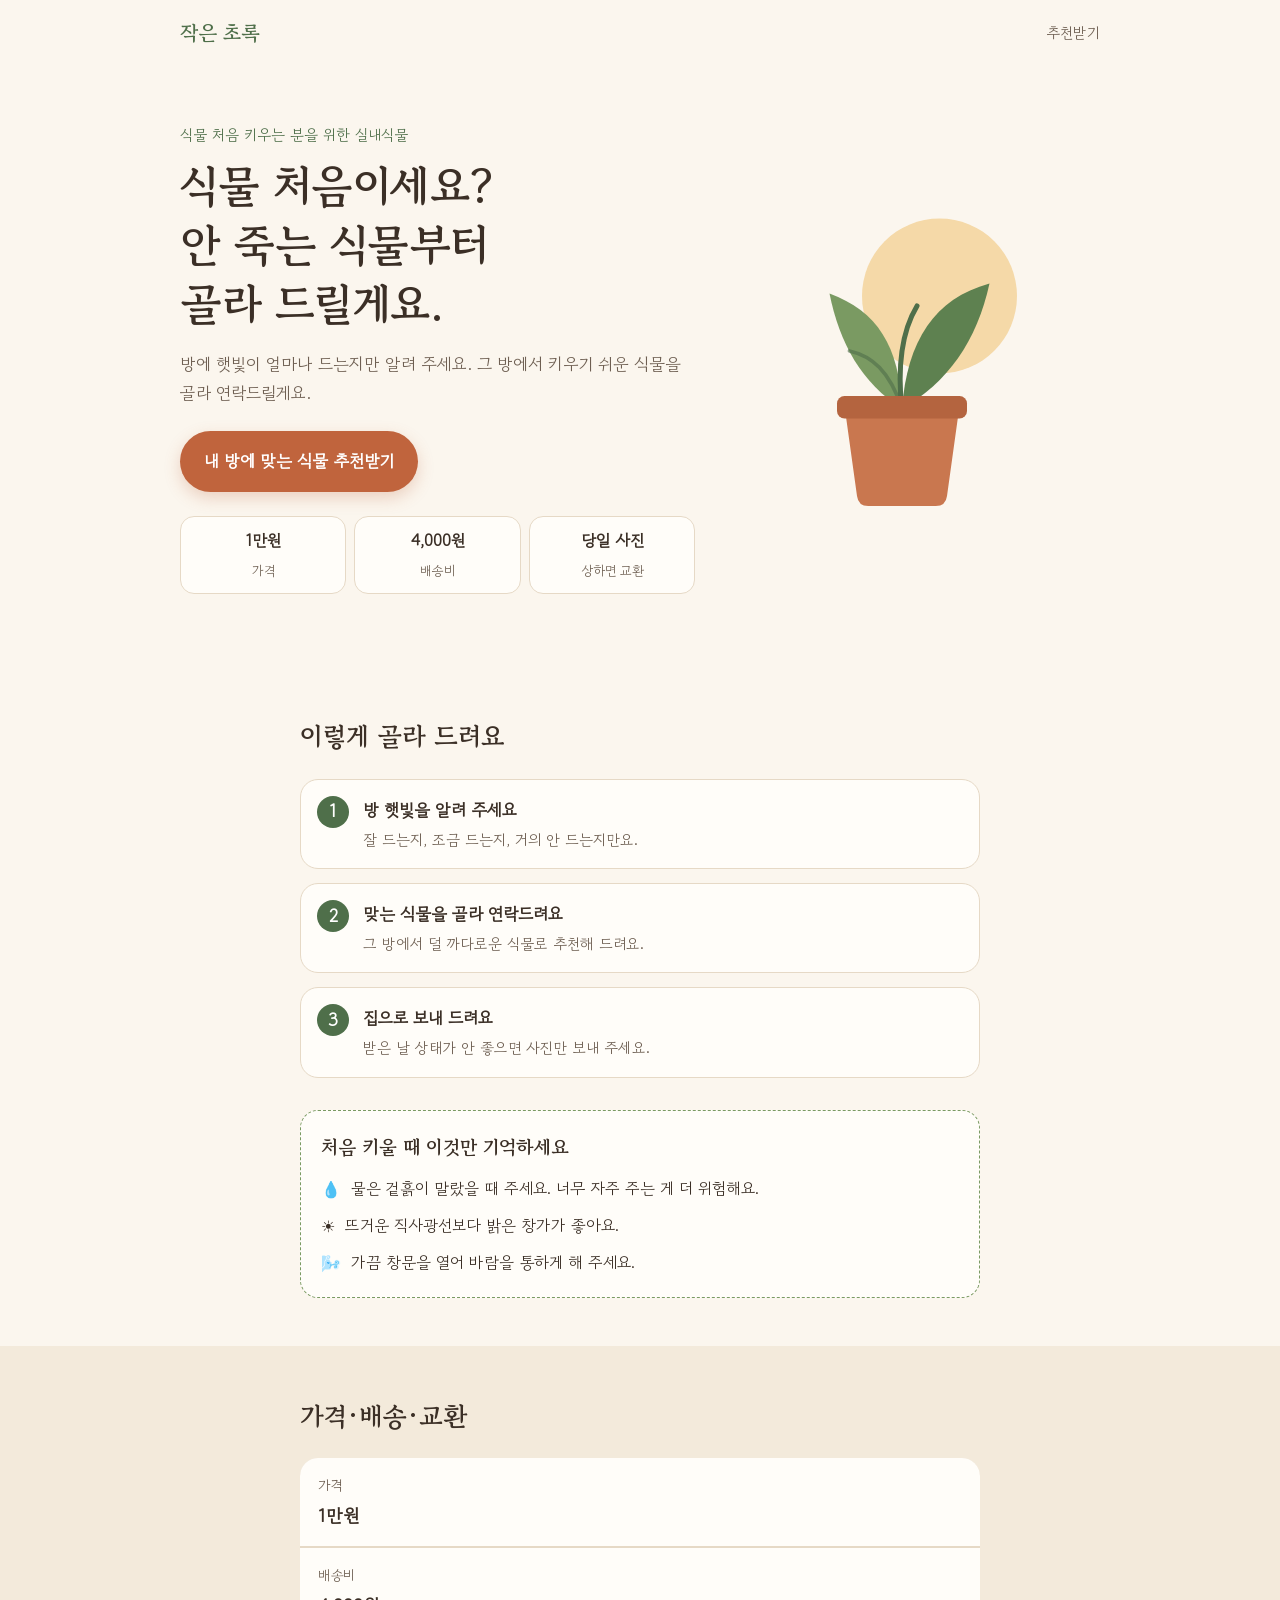
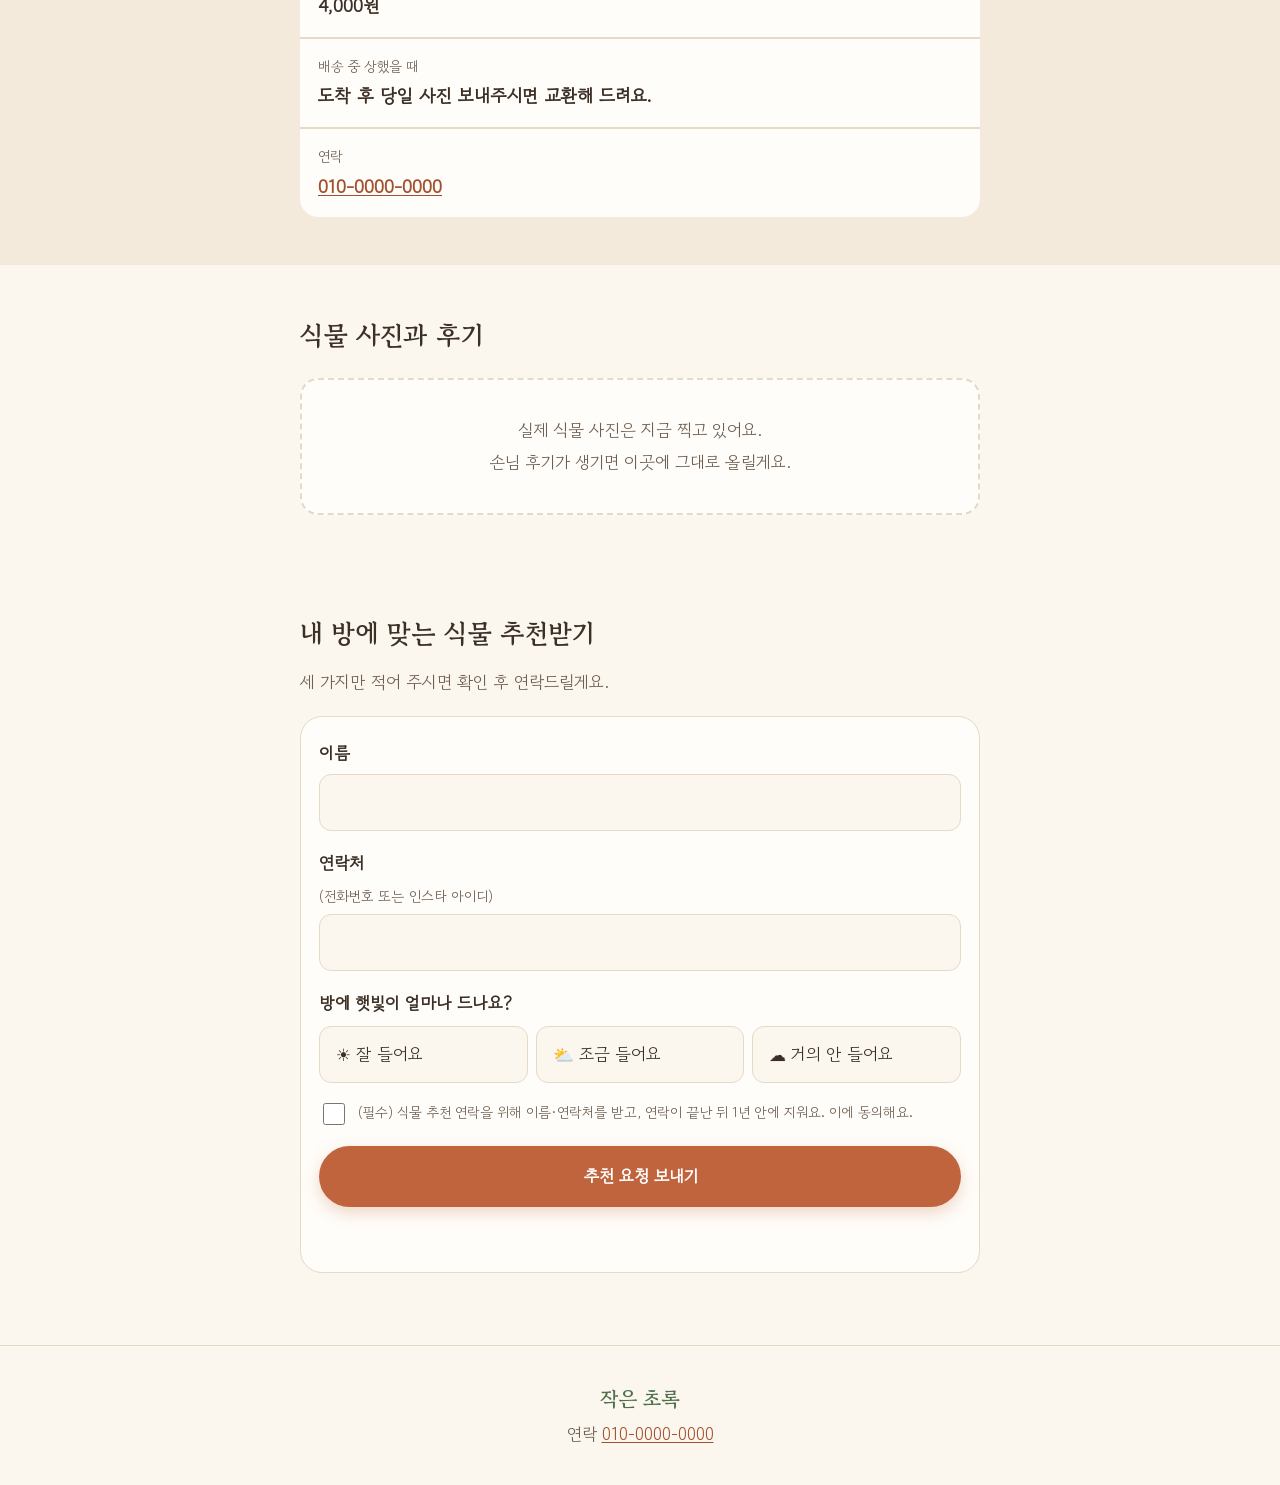
<file: index.html>
<!doctype html>
<html lang="ko">
<head>
  <meta charset="utf-8">
  <meta name="viewport" content="width=device-width, initial-scale=1">
  <title>작은 초록 — 식물 처음이세요?</title>
  <meta name="description" content="식물을 처음 키우는 분께, 방에 드는 햇빛에 맞는 키우기 쉬운 실내식물을 골라 보내 드려요.">
  <link rel="preconnect" href="https://fonts.googleapis.com">
  <link rel="preconnect" href="https://fonts.gstatic.com" crossorigin>
  <link href="https://fonts.googleapis.com/css2?family=Gowun+Batang:wght@400;700&family=Gowun+Dodum&display=swap" rel="stylesheet">
  <link rel="stylesheet" href="style.css">
</head>
<body>
  <header class="top">
    <a class="logo" href="#">작은 초록</a>
    <a class="top-link" href="#ask">추천받기</a>
  </header>

  <main>
    <!-- 1. 첫 화면 -->
    <section class="hero">
      <div class="hero-text">
        <p class="eyebrow">식물 처음 키우는 분을 위한 실내식물</p>
        <h1>식물 처음이세요?<br>안 죽는 식물부터<br>골라 드릴게요.</h1>
        <p class="lead">방에 햇빛이 얼마나 드는지만 알려 주세요. 그 방에서 키우기 쉬운 식물을 골라 연락드릴게요.</p>
        <a class="btn" href="#ask">내 방에 맞는 식물 추천받기</a>
        <ul class="facts">
          <li><b>1만원</b><span>가격</span></li>
          <li><b>4,000원</b><span>배송비</span></li>
          <li><b>당일 사진</b><span>상하면 교환</span></li>
        </ul>
      </div>
      <svg class="hero-art" viewBox="0 0 240 260" aria-hidden="true">
        <circle cx="150" cy="80" r="62" fill="var(--sun)"/>
        <path d="M120 170 C118 120 100 92 62 78 C70 118 88 150 120 170Z" fill="var(--leaf)"/>
        <path d="M120 170 C124 116 146 82 190 70 C180 116 156 150 120 170Z" fill="var(--leaf-2)"/>
        <path d="M120 172 C116 136 120 108 132 88" stroke="var(--stem)" stroke-width="4" fill="none" stroke-linecap="round"/>
        <path d="M120 170 C110 140 96 128 78 124" stroke="var(--stem)" stroke-width="3" fill="none" stroke-linecap="round" opacity=".6"/>
        <path d="M74 168 H166 L156 240 Q155 248 147 248 H93 Q85 248 84 240 Z" fill="var(--pot)"/>
        <rect x="68" y="160" width="104" height="18" rx="6" fill="var(--pot-rim)"/>
      </svg>
    </section>

    <!-- 2. 초보도 안 죽게 -->
    <section class="section" id="how">
      <h2>이렇게 골라 드려요</h2>
      <ol class="steps">
        <li><span class="num">1</span><div><b>방 햇빛을 알려 주세요</b><p>잘 드는지, 조금 드는지, 거의 안 드는지만요.</p></div></li>
        <li><span class="num">2</span><div><b>맞는 식물을 골라 연락드려요</b><p>그 방에서 덜 까다로운 식물로 추천해 드려요.</p></div></li>
        <li><span class="num">3</span><div><b>집으로 보내 드려요</b><p>받은 날 상태가 안 좋으면 사진만 보내 주세요.</p></div></li>
      </ol>

      <div class="care">
        <h3>처음 키울 때 이것만 기억하세요</h3>
        <ul>
          <li><span>💧</span>물은 겉흙이 말랐을 때 주세요. 너무 자주 주는 게 더 위험해요.</li>
          <li><span>☀️</span>뜨거운 직사광선보다 밝은 창가가 좋아요.</li>
          <li><span>🌬️</span>가끔 창문을 열어 바람을 통하게 해 주세요.</li>
        </ul>
      </div>
    </section>

    <!-- 3. 가격·배송·교환 -->
    <section class="section soft" id="price">
      <h2>가격·배송·교환</h2>
      <dl class="info">
        <div><dt>가격</dt><dd>1만원</dd></div>
        <div><dt>배송비</dt><dd>4,000원</dd></div>
        <div><dt>배송 중 상했을 때</dt><dd>도착 후 당일 사진 보내주시면 교환해 드려요.</dd></div>
        <div><dt>연락</dt><dd><a href="tel:01000000000">010-0000-0000</a></dd></div>
      </dl>
    </section>

    <!-- 4. 사진·후기 자리 (실제 사진·후기가 생기면 채운다) -->
    <section class="section" id="reviews">
      <h2>식물 사진과 후기</h2>
      <div class="placeholder">
        <p>실제 식물 사진은 지금 찍고 있어요.</p>
        <p>손님 후기가 생기면 이곳에 그대로 올릴게요.</p>
      </div>
    </section>

    <!-- 5. 문의 폼 -->
    <section class="section ask" id="ask">
      <h2>내 방에 맞는 식물 추천받기</h2>
      <p class="sub">세 가지만 적어 주시면 확인 후 연락드릴게요.</p>
      <form id="form" novalidate>
        <label>이름
          <input name="name" autocomplete="name" maxlength="50" required>
        </label>
        <label>연락처 <small>(전화번호 또는 인스타 아이디)</small>
          <input name="contact" autocomplete="tel" maxlength="100" required>
        </label>
        <fieldset>
          <legend>방에 햇빛이 얼마나 드나요?</legend>
          <div class="choices">
            <label class="choice"><input type="radio" name="sun" value="잘 들어요" required><span>☀️ 잘 들어요</span></label>
            <label class="choice"><input type="radio" name="sun" value="조금 들어요"><span>⛅ 조금 들어요</span></label>
            <label class="choice"><input type="radio" name="sun" value="거의 안 들어요"><span>☁️ 거의 안 들어요</span></label>
          </div>
        </fieldset>
        <input class="trap" name="website" tabindex="-1" autocomplete="off" aria-hidden="true">
        <label class="agree">
          <input type="checkbox" name="consent" required>
          <span>(필수) 식물 추천 연락을 위해 이름·연락처를 받고, 연락이 끝난 뒤 1년 안에 지워요. 이에 동의해요.</span>
        </label>
        <button class="btn wide" type="submit">추천 요청 보내기</button>
        <p class="msg" id="msg" role="status"></p>
      </form>
    </section>
  </main>

  <footer class="foot">
    <p class="logo">작은 초록</p>
    <p>연락 <a href="tel:01000000000">010-0000-0000</a></p>
  </footer>

  <a class="sticky hide" id="sticky" href="#ask">내 방에 맞는 식물 추천받기</a>

  <script>
    const form = document.getElementById('form');
    const msg = document.getElementById('msg');
    form.addEventListener('submit', async (e) => {
      e.preventDefault();
      const f = form.elements;
      const sun = form.querySelector('input[name="sun"]:checked');
      msg.className = 'msg';
      if (!f.name.value.trim() || !f.contact.value.trim()) { msg.textContent = '이름과 연락처를 적어 주세요'; msg.classList.add('err'); return; }
      if (!sun) { msg.textContent = '방에 드는 햇빛을 골라 주세요'; msg.classList.add('err'); return; }
      if (!f.consent.checked) { msg.textContent = '개인정보 수집·이용에 동의해 주세요'; msg.classList.add('err'); return; }
      const btn = form.querySelector('button');
      btn.disabled = true; btn.textContent = '보내는 중…';
      try {
        const r = await fetch('/api/inquiry', {
          method: 'POST',
          headers: { 'Content-Type': 'application/json' },
          body: JSON.stringify({
            name: f.name.value, contact: f.contact.value,
            message: '방 햇빛: ' + sun.value,
            consent: f.consent.checked, website: f.website.value,
          }),
        });
        const d = await r.json().catch(() => ({}));
        if (!r.ok) throw new Error(d.error || '보내지 못했어요. 잠시 뒤 다시 시도해 주세요.');
        form.reset();
        msg.textContent = '문의가 접수됐어요. 확인 후 연락드릴게요.';
        msg.classList.add('ok');
      } catch (err) {
        msg.textContent = err.message.includes('fetch') ? '보내지 못했어요. 잠시 뒤 다시 시도해 주세요.' : err.message;
        msg.classList.add('err');
      } finally {
        btn.disabled = false; btn.textContent = '추천 요청 보내기';
      }
    });

    // 첫 화면 버튼이나 폼이 보일 때는 아래 고정 버튼을 숨긴다
    const sticky = document.getElementById('sticky');
    const seen = new Map();
    const io = new IntersectionObserver((entries) => {
      for (const en of entries) seen.set(en.target, en.isIntersecting);
      sticky.classList.toggle('hide', [...seen.values()].some(Boolean));
    }, { threshold: 0.1 });
    io.observe(document.querySelector('.hero .btn'));
    io.observe(document.getElementById('ask'));
  </script>
</body>
</html>
</file>
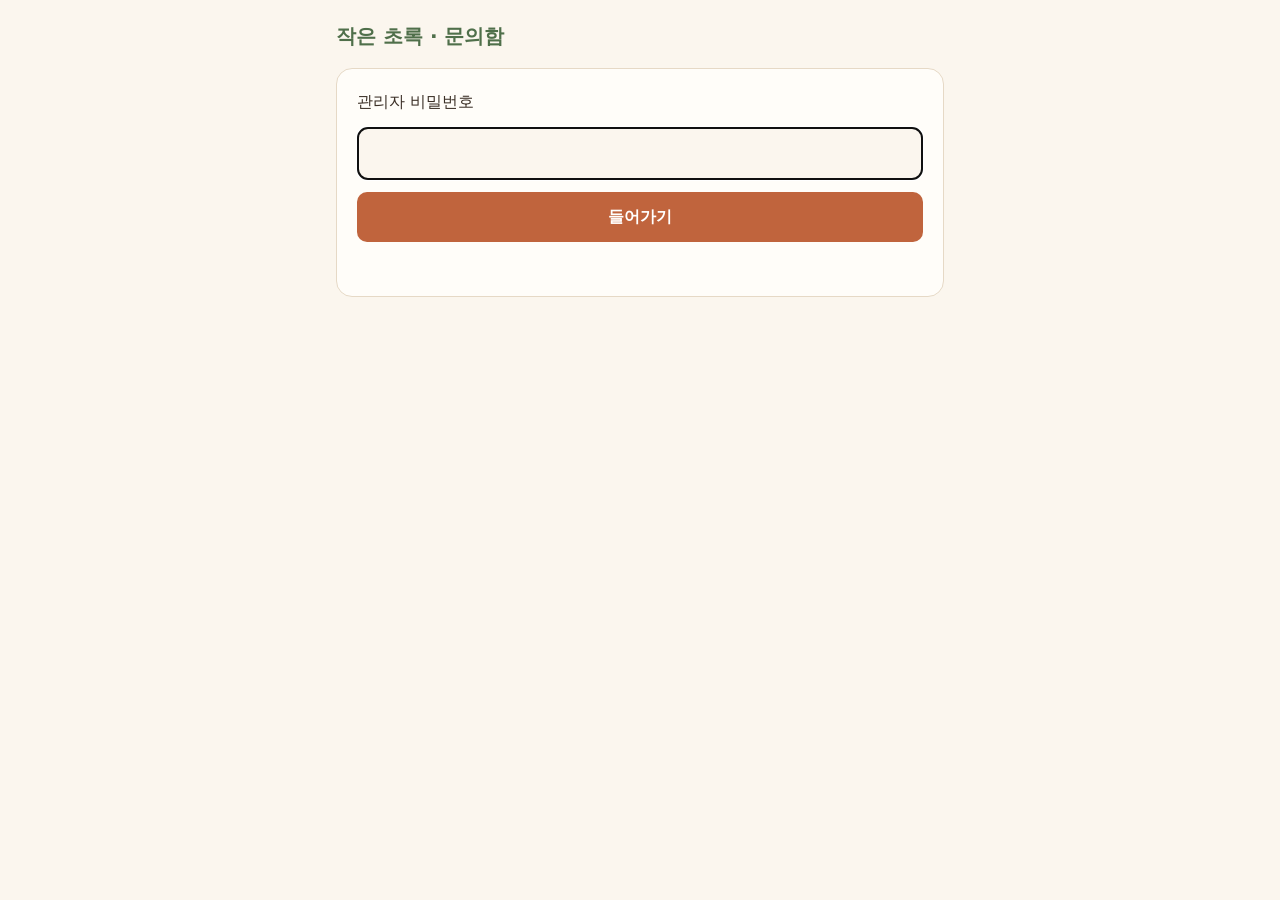
<file: admin/index.html>
<!doctype html>
<html lang="ko">
<head>
  <meta charset="utf-8">
  <meta name="viewport" content="width=device-width, initial-scale=1">
  <meta name="robots" content="noindex, nofollow">
  <title>문의함 — 작은 초록</title>
  <style>
    [hidden] { display: none !important; }
    :root { --bg: #fbf6ee; --paper: #fffdf9; --ink: #3b2f26; --ink-2: #6e5f52; --line: #e6d9c6; --accent: #c0643d; --green: #4f6f4a; --err: #b23b2a; }
    * { box-sizing: border-box; }
    body { margin: 0; background: var(--bg); color: var(--ink); font-family: system-ui, 'Malgun Gothic', sans-serif; font-size: 16px; line-height: 1.6; }
    main { max-width: 640px; margin: 0 auto; padding: 20px 16px 48px; }
    h1 { font-size: 20px; margin: 0 0 16px; color: var(--green); }
    .login { display: grid; gap: 12px; background: var(--paper); border: 1px solid var(--line); border-radius: 16px; padding: 20px; }
    input { font: inherit; padding: 13px 14px; border: 1px solid var(--line); border-radius: 10px; background: var(--bg); }
    button { font: inherit; border: 0; border-radius: 10px; padding: 12px 14px; cursor: pointer; min-height: 44px; }
    .primary { background: var(--accent); color: #fff; font-weight: 700; }
    .err { color: var(--err); margin: 0; min-height: 1.4em; }
    .count { background: var(--paper); border: 1px solid var(--line); border-radius: 16px; padding: 16px 20px; margin-bottom: 16px; display: flex; justify-content: space-between; align-items: center; }
    .count b { font-size: 36px; color: var(--accent); line-height: 1; }
    .bar { display: flex; gap: 8px; margin-bottom: 12px; }
    .bar button { background: var(--paper); border: 1px solid var(--line); }
    .list { display: grid; gap: 12px; }
    .card { background: var(--paper); border: 1px solid var(--line); border-radius: 16px; padding: 16px; }
    .card.new { border-left: 5px solid var(--accent); }
    .meta { color: var(--ink-2); font-size: 14px; }
    .name { font-weight: 700; font-size: 18px; }
    .contact { background: none; padding: 0; min-height: 0; color: var(--green); text-decoration: underline; font-size: 17px; }
    .msg { margin: 6px 0 12px; }
    .status { display: grid; grid-template-columns: repeat(3, 1fr); gap: 6px; }
    .status button { background: var(--bg); border: 1px solid var(--line); }
    .status button.on { background: var(--green); color: #fff; border-color: var(--green); font-weight: 700; }
    .empty { text-align: center; color: var(--ink-2); padding: 32px 0; }
  </style>
</head>
<body>
  <main>
    <h1>작은 초록 · 문의함</h1>

    <form class="login" id="login">
      <label for="pw">관리자 비밀번호</label>
      <input id="pw" type="password" autocomplete="current-password" required>
      <button class="primary" type="submit">들어가기</button>
      <p class="err" id="loginErr" role="alert"></p>
    </form>

    <section id="box" hidden>
      <div class="count"><span>새 문의</span><b id="newCount">0</b></div>
      <div class="bar">
        <button id="reload" type="button">새로고침</button>
        <button id="logout" type="button">나가기</button>
      </div>
      <p class="err" id="boxErr" role="alert"></p>
      <div class="list" id="list"></div>
    </section>
  </main>

  <script>
    const STATUSES = ['새 문의', '연락함', '완료'];
    const $ = (id) => document.getElementById(id);
    const KEY = 'admin-pw';
    const getPw = () => sessionStorage.getItem(KEY) || '';

    async function api(method, body) {
      const r = await fetch('/api/admin', {
        method,
        headers: { 'x-admin-password': getPw(), ...(body ? { 'Content-Type': 'application/json' } : {}) },
        body: body ? JSON.stringify(body) : undefined,
      });
      const d = await r.json().catch(() => ({}));
      if (r.status === 401) { showLogin('비밀번호가 맞지 않아요.'); throw new Error(''); }
      if (!r.ok) throw new Error(d.error || '불러오지 못했어요.');
      return d;
    }

    function showLogin(err) {
      sessionStorage.removeItem(KEY);
      $('box').hidden = true; $('login').hidden = false;
      $('loginErr').textContent = err || '';
      $('pw').value = ''; $('pw').focus();
    }

    const fmt = (s) => new Date(s).toLocaleString('ko-KR', { month: 'numeric', day: 'numeric', hour: '2-digit', minute: '2-digit' });

    function render(rows) {
      $('newCount').textContent = rows.filter((r) => r.status === '새 문의').length;
      const list = $('list'); list.textContent = '';
      if (!rows.length) { list.innerHTML = '<p class="empty">아직 들어온 문의가 없어요.</p>'; return; }
      for (const row of rows) {
        const c = document.createElement('article');
        c.className = 'card' + (row.status === '새 문의' ? ' new' : '');
        const meta = document.createElement('div'); meta.className = 'meta'; meta.textContent = fmt(row.created_at);
        const name = document.createElement('div'); name.className = 'name'; name.textContent = row.name;
        const contact = document.createElement('button'); contact.className = 'contact'; contact.type = 'button';
        contact.textContent = row.contact; contact.title = '눌러서 복사';
        contact.onclick = async () => {
          try { await navigator.clipboard.writeText(row.contact); contact.textContent = row.contact + ' (복사됨)'; setTimeout(() => contact.textContent = row.contact, 1500); }
          catch { const s = getSelection(); const rg = document.createRange(); rg.selectNodeContents(contact); s.removeAllRanges(); s.addRange(rg); }
        };
        const msg = document.createElement('p'); msg.className = 'msg'; msg.textContent = row.message || '';
        const st = document.createElement('div'); st.className = 'status';
        for (const s of STATUSES) {
          const b = document.createElement('button'); b.type = 'button'; b.textContent = s;
          if (row.status === s) b.className = 'on';
          b.onclick = async () => {
            try { await api('PATCH', { id: row.id, status: s }); load(); }
            catch (e) { if (e.message) $('boxErr').textContent = e.message; }
          };
          st.append(b);
        }
        c.append(meta, name, contact, msg, st);
        list.append(c);
      }
    }

    async function load() {
      $('boxErr').textContent = '';
      try {
        const d = await api('GET');
        $('login').hidden = true; $('box').hidden = false;
        render(d.rows || []);
      } catch (e) {
        if (e.message) { if ($('box').hidden) $('loginErr').textContent = e.message; else $('boxErr').textContent = e.message; }
      }
    }

    $('login').addEventListener('submit', (e) => {
      e.preventDefault();
      sessionStorage.setItem(KEY, $('pw').value);
      load();
    });
    $('reload').onclick = load;
    $('logout').onclick = () => showLogin('');
    if (getPw()) load(); else $('pw').focus();
  </script>
</body>
</html>
</file>
<file: style.css>
:root {
  --bg: #fbf6ee;
  --paper: #fffdf9;
  --soft: #f3eadb;
  --ink: #3b2f26;
  --ink-2: #6e5f52;
  --line: #e6d9c6;
  --accent: #c0643d;
  --accent-dark: #a2502d;
  --green: #4f6f4a;
  --sun: #f5d9a8;
  --leaf: #7a9a62;
  --leaf-2: #5e8150;
  --stem: #4f6f4a;
  --pot: #c9774f;
  --pot-rim: #b4643f;
  --ok: #3f6b3a;
  --err: #b23b2a;
}

* { box-sizing: border-box; }
html { scroll-behavior: smooth; }
body {
  margin: 0;
  background: var(--bg);
  color: var(--ink);
  font-family: 'Gowun Dodum', system-ui, sans-serif;
  font-size: 17px;
  line-height: 1.7;
  word-break: keep-all;
}
h1, h2, h3, .logo { font-family: 'Gowun Batang', serif; }
a { color: var(--accent-dark); }

.top {
  display: flex; justify-content: space-between; align-items: center;
  max-width: 960px; margin: 0 auto; padding: 16px 20px;
}
.logo { font-size: 20px; font-weight: 700; color: var(--green); text-decoration: none; margin: 0; }
.top-link { color: var(--ink-2); text-decoration: none; font-size: 15px; }

.hero {
  max-width: 960px; margin: 0 auto; padding: 24px 20px 48px;
  display: grid; gap: 8px; align-items: center;
}
.eyebrow { color: var(--green); font-size: 15px; margin: 0 0 8px; }
h1 { font-size: 34px; line-height: 1.35; margin: 0 0 16px; letter-spacing: -0.5px; }
.lead { color: var(--ink-2); margin: 0 0 24px; }
.hero-art { width: 200px; justify-self: center; order: -1; }

.btn {
  display: inline-block; background: var(--accent); color: #fff;
  font: inherit; font-weight: 700; font-size: 17px;
  padding: 16px 24px; border: 0; border-radius: 999px;
  text-decoration: none; cursor: pointer;
  box-shadow: 0 6px 16px rgba(192, 100, 61, .25);
}
.btn:hover { background: var(--accent-dark); }
.btn:disabled { opacity: .6; cursor: wait; }
.btn.wide { width: 100%; }

.facts { list-style: none; display: flex; gap: 8px; padding: 0; margin: 24px 0 0; }
.facts li {
  flex: 1; background: var(--paper); border: 1px solid var(--line);
  border-radius: 14px; padding: 10px 8px; text-align: center;
}
.facts b { display: block; font-size: 16px; }
.facts span { font-size: 13px; color: var(--ink-2); }

.section { max-width: 720px; margin: 0 auto; padding: 48px 20px; }
.section.soft { max-width: none; background: var(--soft); }
.section.soft > * { max-width: 680px; margin-left: auto; margin-right: auto; }
h2 { font-size: 26px; margin: 0 0 20px; }
h3 { font-size: 19px; margin: 0 0 12px; }

.steps { list-style: none; padding: 0; margin: 0 0 32px; display: grid; gap: 14px; }
.steps li {
  display: flex; gap: 14px; background: var(--paper);
  border: 1px solid var(--line); border-radius: 18px; padding: 16px;
}
.steps p { margin: 2px 0 0; color: var(--ink-2); font-size: 15px; }
.num {
  flex: none; width: 32px; height: 32px; border-radius: 50%;
  background: var(--green); color: #fff; display: grid; place-items: center; font-weight: 700;
}

.care { background: var(--paper); border-radius: 18px; padding: 20px; border: 1px dashed var(--leaf); }
.care ul { list-style: none; padding: 0; margin: 0; display: grid; gap: 10px; }
.care li { display: flex; gap: 10px; font-size: 16px; }

.info { margin: 0; display: grid; gap: 2px; background: var(--line); border-radius: 18px; overflow: hidden; }
.info div { background: var(--paper); padding: 16px 18px; display: grid; gap: 2px; }
.info dt { color: var(--ink-2); font-size: 14px; }
.info dd { margin: 0; font-size: 18px; font-weight: 700; }

.placeholder {
  border: 2px dashed var(--line); border-radius: 18px; padding: 32px 20px;
  text-align: center; color: var(--ink-2); background: var(--paper);
}
.placeholder p { margin: 4px 0; }

.ask { padding-bottom: 72px; }
.sub { color: var(--ink-2); margin: -8px 0 20px; }
form { display: grid; gap: 18px; background: var(--paper); border: 1px solid var(--line); border-radius: 22px; padding: 22px 18px; }
form > label { display: grid; gap: 6px; font-weight: 700; }
form small { font-weight: 400; color: var(--ink-2); }
input:not([type]), input[type="text"] {
  font: inherit; font-size: 17px; padding: 13px 14px;
  border: 1px solid var(--line); border-radius: 12px; background: var(--bg); color: var(--ink);
}
input:focus-visible, .choice input:focus-visible + span { outline: 3px solid var(--sun); outline-offset: 1px; }
fieldset { border: 0; padding: 0; margin: 0; }
legend { font-weight: 700; margin-bottom: 8px; padding: 0; }
.choices { display: grid; gap: 8px; }
.choice input { position: absolute; opacity: 0; }
.choice span {
  display: block; padding: 13px 16px; border: 1px solid var(--line);
  border-radius: 12px; background: var(--bg); cursor: pointer;
}
.choice input:checked + span { border-color: var(--green); background: #e9efe2; font-weight: 700; }
.agree { display: flex !important; gap: 10px; font-weight: 400 !important; font-size: 14px; color: var(--ink-2); align-items: flex-start; }
.agree input { width: 22px; height: 22px; margin-top: 2px; flex: none; accent-color: var(--green); }
.trap { position: absolute; left: -9999px; width: 1px; height: 1px; opacity: 0; }
.msg { margin: 0; min-height: 1.5em; text-align: center; }
.msg.ok { color: var(--ok); font-weight: 700; }
.msg.err { color: var(--err); }

.foot { text-align: center; padding: 32px 20px 100px; color: var(--ink-2); border-top: 1px solid var(--line); }
.foot p { margin: 4px 0; }

.sticky {
  position: fixed; left: 16px; right: 16px; bottom: 16px;
  background: var(--accent); color: #fff; text-align: center; text-decoration: none;
  font-weight: 700; padding: 15px; border-radius: 999px;
  box-shadow: 0 8px 20px rgba(59, 47, 38, .25); transition: opacity .2s, transform .2s;
}
.sticky.hide { opacity: 0; transform: translateY(20px); pointer-events: none; }

@media (min-width: 760px) {
  .hero { grid-template-columns: 1.3fr 1fr; padding-top: 56px; padding-bottom: 72px; }
  .hero-art { order: 0; width: 300px; }
  h1 { font-size: 44px; }
  .choices { grid-template-columns: repeat(3, 1fr); }
  .sticky { display: none; }
  .foot { padding-bottom: 32px; }
}
</file>
